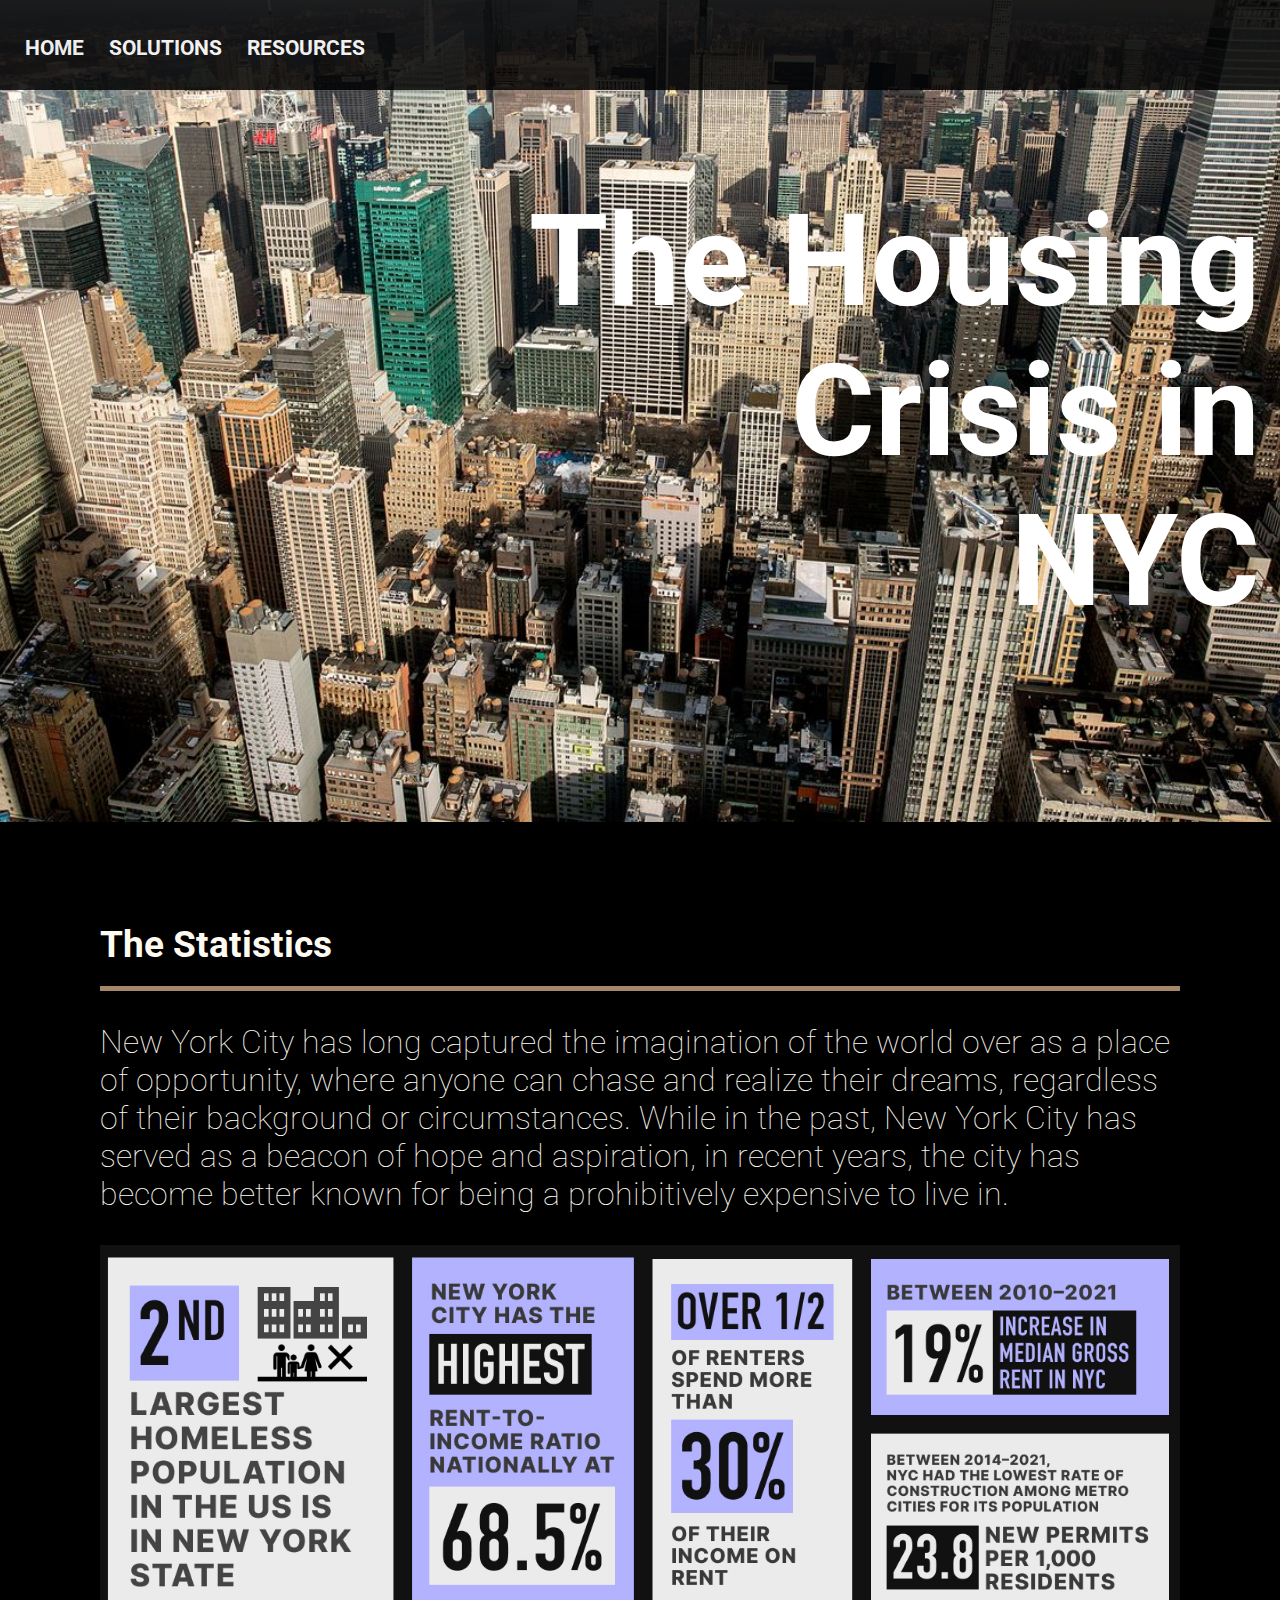
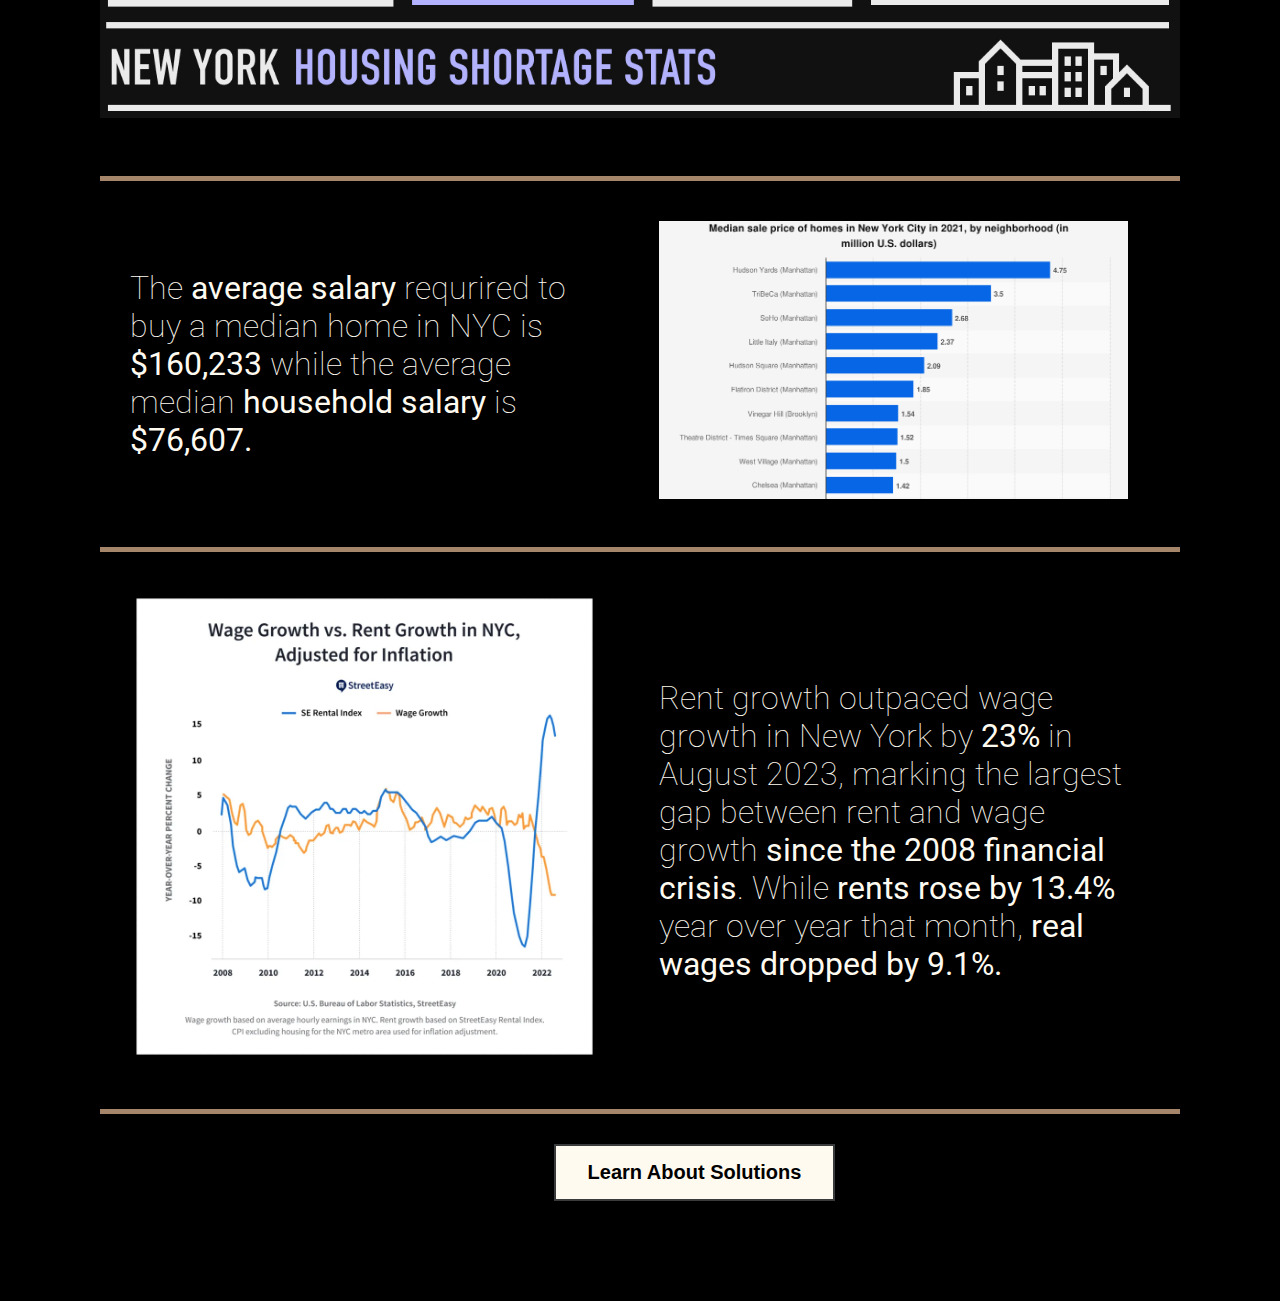
<file: index.html>
<!DOCTYPE html>
<html>
<head>
  <link rel="stylesheet" href="style.css">
  <meta charset="utf-8">
  <meta name="viewport" content="width=device-width, initial-scale=1">
  <title></title>
</head>
<body>
  <div class="menu">
    <div class="menulinks">
      <a class="linkgap" href="index.html">HOME</a>
      <a class="linkgap" href="solutions.html">SOLUTIONS</a>
      <a class="linkgap" href="learn.html">RESOURCES</a>
    </div>
  </div>

  <div class="header">
    <h1>The Housing Crisis in NYC</h1>
  </div>

  <div class="mainbody">

    <div class="content">

      <h3 class="subtitle">The Statistics</h3>

      <p>New York City has long captured the imagination of the world over as a place of opportunity, where anyone can chase and realize their dreams, regardless of their background or circumstances. While in the past, New York City has served as a beacon of hope and aspiration, in recent years, the city has become better known for being a prohibitively expensive to live in.</p>

      <div class="statsimage">
        <img src="stats.jpg" class="fullimage">
      </div>

      <div class="container">
        <div class="column">
          <p> 
            The <b>average salary</b> requrired to buy a median home in NYC is <b>$160,233</b> while the average median <b>household salary</b> is <b>$76,607.</b>
          </p>
        </div>
        <div class="column">
          <img src="homeprices.png" class="columnimage">
        </div>
      </div>

      <div class="container">
        <div class="column">
            <img src="rent.webp" class="columnimage">
        </div>
        <div class="column">
          <p>
            Rent growth outpaced wage growth in New York by <b>23%</b> in August 2023, marking the largest gap between rent and wage growth <b>since the 2008 financial crisis</b>. While <b>rents rose by 13.4%</b> year over year that month, <b>real wages dropped by 9.1%.</b>
          </p>
        </div>
      </div>
    </div>
      <div>
        <a href="solutions.html">
          <button class="button">Learn About Solutions</button>
        </a>
    </div>
  </div>
</body>
</html>
</file>
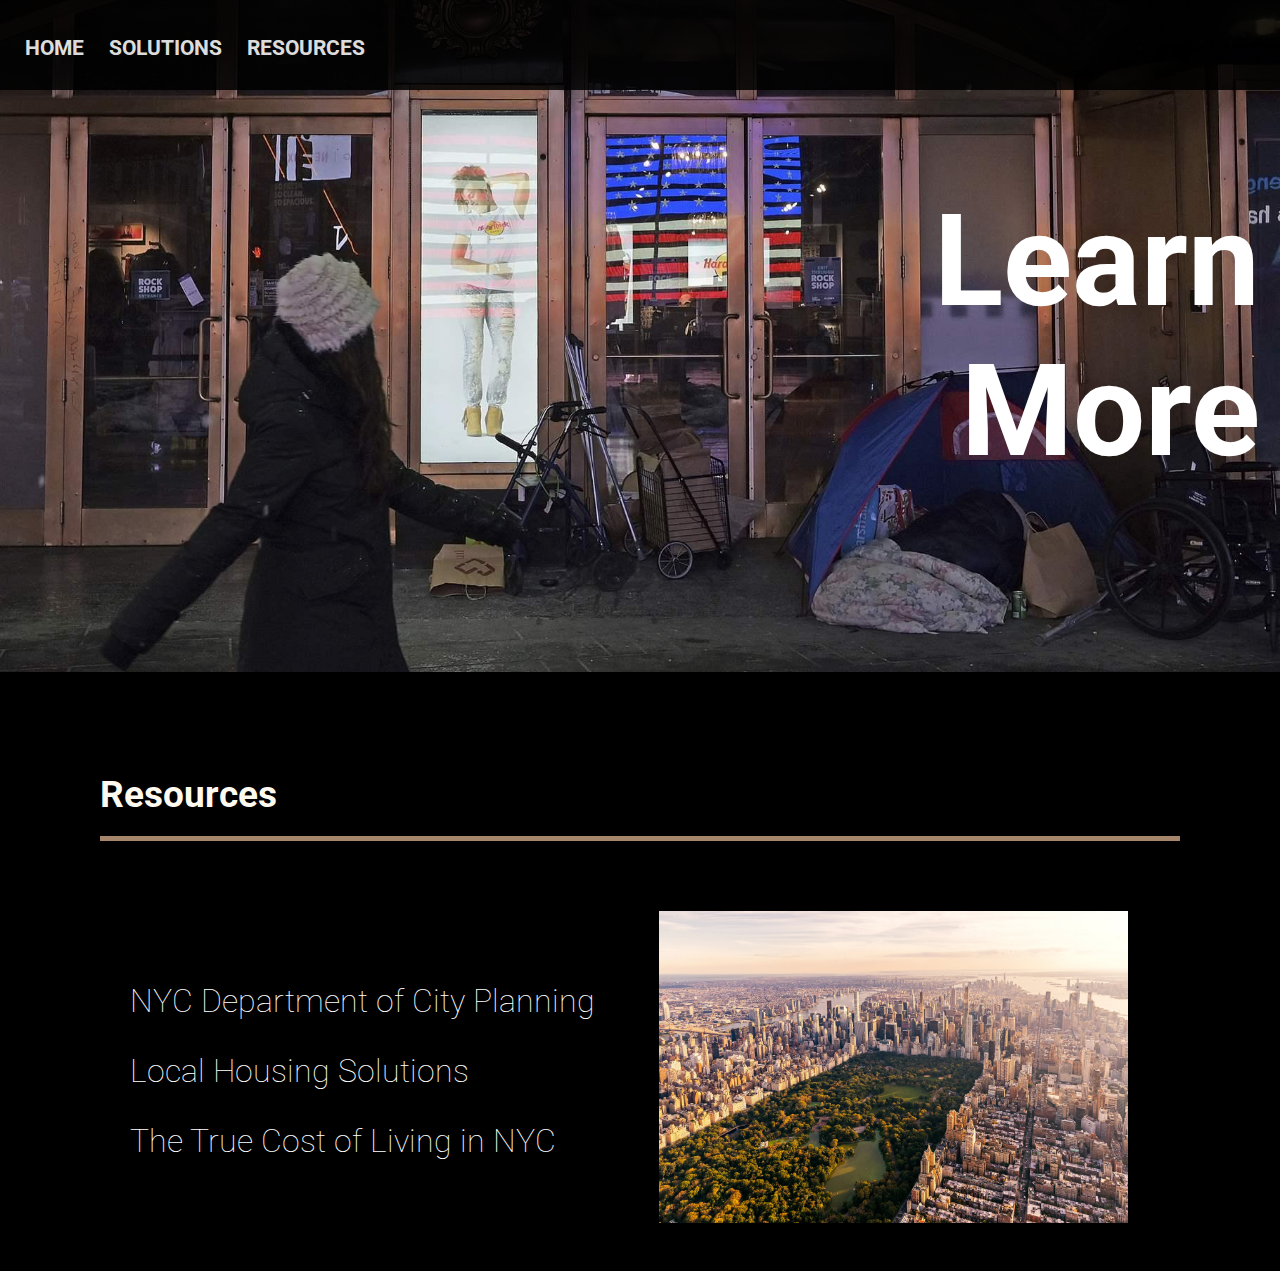
<file: learn.html>
<!DOCTYPE html>
<html>
<head>
	<link rel="stylesheet" href="style.css">
	<meta charset="utf-8">
	<meta name="viewport" content="width=device-width, initial-scale=1">
	<title></title>
</head>
<body>
	<div class="menu">
    	<div class="menulinks">
      		<a class="linkgap" href="index.html">HOME</a>
      		<a class="linkgap" href="solutions.html">SOLUTIONS</a>
      		<a class="linkgap" href="learn.html">RESOURCES</a>
   		</div>
	</div>

    <div class="header3">
    	<div class="textlocation">
    		<h1>Learn More</h1>
    	</div>
  	</div>

  	<div class="mainbody">
  		<div class="content">
  			<h3 class="subtitle">Resources</h3>
  			<div class="container2">
	  			<div class="column">
		  			<p>
		  				<a href="https://www.nyc.gov/site/planning/about/dcp-priorities/housing.page" class="learnlink">NYC Department of City Planning</a>
		  			</p>
		  			<p>
		  				<a href="https://localhousingsolutions.org/housing-strategy-profiles/new-york-city/">Local Housing Solutions</a>
		  			</p>
		  			<p>
		  				<a href="https://www.fcny.org/nyc-true-cost/">The True Cost of Living in NYC</a>
		  			</p>	
	  			</div>
	  			<div class="column">
	  				<img src="solutions.webp" class="columnimage">
	  			</div>
  			</div>
  		</div>
  	</div>
</body>
</html>
</file>
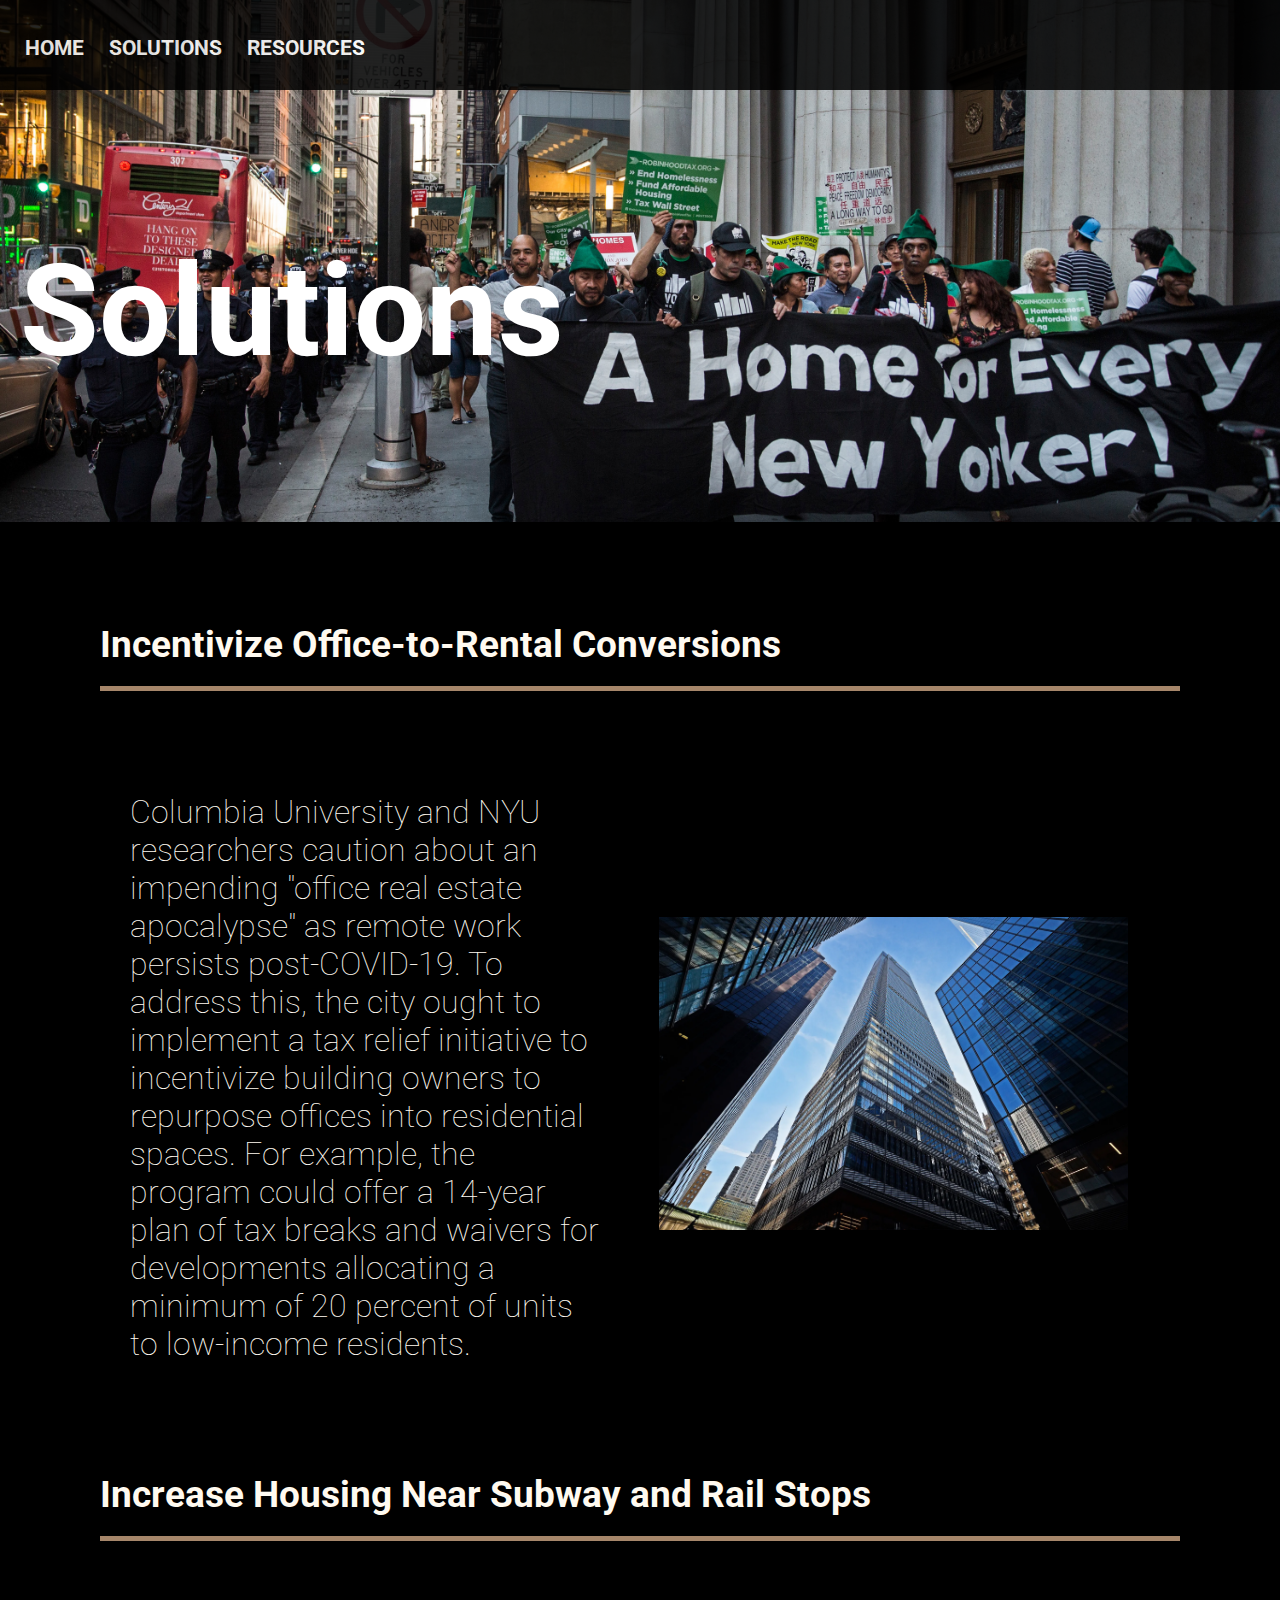
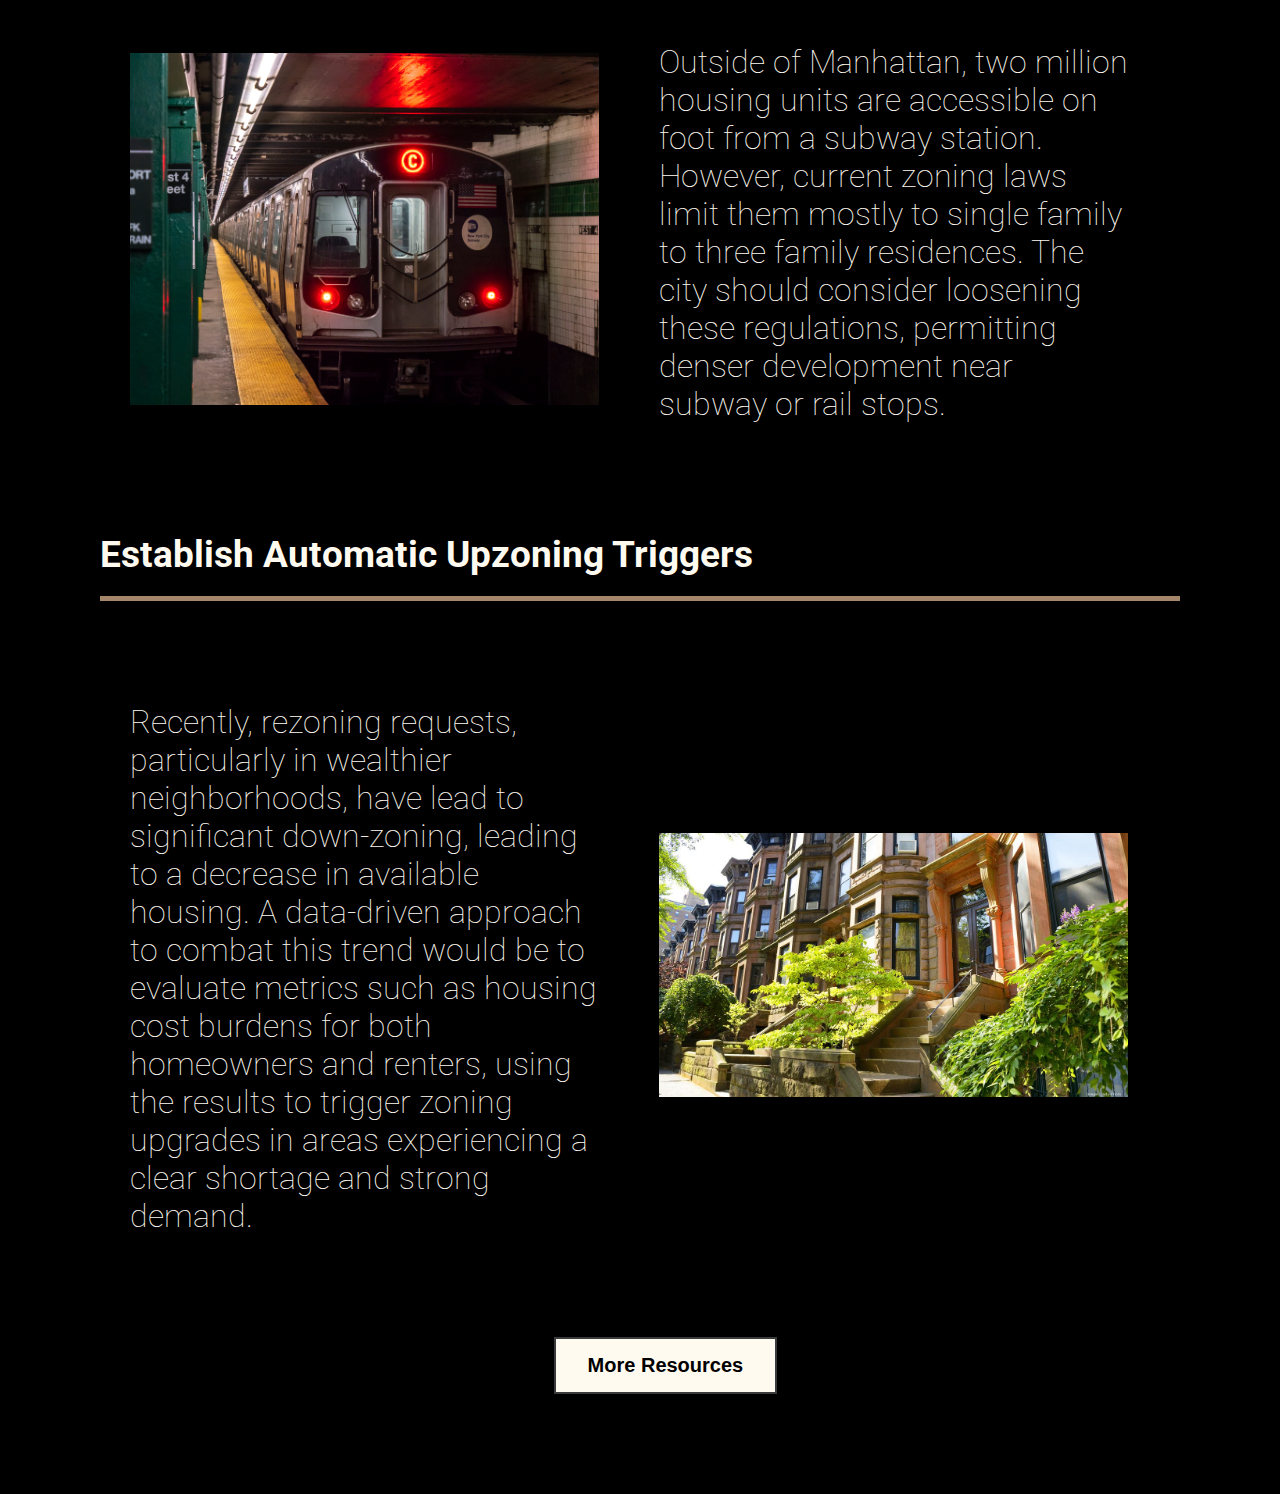
<file: solutions.html>
<!DOCTYPE html>
<html>
<head>
	<link rel="stylesheet" href="style.css">
	<meta charset="utf-8">
	<meta name="viewport" content="width=device-width, initial-scale=1">
	<title></title>
</head>
<body>
	<div class="menu">
    	<div class="menulinks">
      		<a class="linkgap" href="index.html">HOME</a>
      		<a class="linkgap" href="solutions.html">SOLUTIONS</a>
      		<a class="linkgap" href="learn.html">RESOURCES</a>
   		</div>
	</div>

    <div class="header2">
    	<div class="textlocation">
    		<h1>Solutions</h1>
    	</div>
  	</div>

  	<div class="mainbody">
  		<div class="content">
  			<h3 class="subtitle">Incentivize Office-to-Rental Conversions</h3>
  			<div class="container2">
  				<div class="column">
  					<p>
  						Columbia University and NYU researchers caution about an impending "office real estate apocalypse" as remote work persists post-COVID-19. To address this, the city ought to implement a tax relief initiative to incentivize building owners to repurpose offices into residential spaces. For example, the program could offer a 14-year plan of tax breaks and waivers for developments allocating a minimum of 20 percent of units to low-income residents.
  					</p>
  				</div>
  				<div class="column">
  					<img src="office.webp" class="columnimage">
  				</div>
  			</div>
  			<h3 class="subtitle">Increase Housing Near Subway and Rail Stops</h3>
  			<div class="container2">
  				<div class="column">
  					<img src="subway.jpeg" class="columnimage">
  				</div>
  				<div class="column">
  					<p>
  						Outside of Manhattan, two million housing units are accessible on foot from a subway station. However, current zoning laws limit them mostly to single family to three family residences. The city should consider loosening these regulations, permitting denser development near subway or rail stops.
  					</p>
  				</div>
  			</div>
  			<h3 class="subtitle">Establish Automatic Upzoning Triggers</h3>
  			<div class="container2">
  				<div class="column">
  					<p>
  						Recently, rezoning requests, particularly in wealthier neighborhoods, have lead to significant down-zoning, leading to a decrease in available housing. A data-driven approach to combat this trend would be to evaluate metrics such as housing cost burdens for both homeowners and renters, using the results to trigger zoning upgrades in areas experiencing a clear shortage and strong demand.
  					</p>
  				</div>
  				<div class="column">
  					<img src="wealthy.jpeg" class="columnimage">
  				</div>
  			</div>
  		</div>
  		<div>
  			<a href="learn.html">
      			<button class="button">More Resources</button>
    		</a>
  		</div>
  	</div>
</body>
</html>
</file>
<file: style.css>
@import url('https://fonts.googleapis.com/css2?family=Roboto:wght@300;400;500;700&display=swap');

body {
	background-color: black;
	font-family: "Roboto", sans-serif;
	padding: 0;
	margin: 0;
	color: floralwhite;
}

.button{
	background-color: floralwhite;
	border: 2px solid #3a3b3c;
  	color: black;
  	margin-top: 30px;
  	margin-bottom: 100px;
  	padding: 15px 32px;
  	text-align: center;
  	text-decoration: none;
  	display: inline-block;
  	font-size: 20px;
  	font-weight: bolder;
  	transition-duration: 0.4s;
  	margin-left: 42%;
}

.button:hover{
	background-color: black;
	color: white;
}

.mainbody {
	font-size: 24pt;
	padding-left: 100px;
	padding-right: 100px;
	margin: 0px;
}

.menu {
	background-color: black;
	padding: 15px;
	width: 100%;
	left: 0px;
	top: 0px;
	position: fixed;
	height: 60px;
	font-size: 16pt;
	opacity: .85;
	font-weight: bold;
}

.menulinks {
	margin-top: 20px;
	text-align: left;
	margin-right: 30px;
}

a, a:visited, a:active {
	text-decoration: none;
	color: white;
}

a:hover{
	color: #A6866A;
}

.linkgap {
	margin: 10px;
}

.header {
	background-image: url(header.jpeg);
	padding-top: 100px;
	padding-bottom: 100px;
	margin-bottom: 100px;
	padding-left: 40%;
	padding-right: 20px;
	font-weight: bolder;
	font-size: 48pt;
	background-size: cover;
	background-position: center;
	text-align: right;
	color: white;
}

.header2{
	background-image: url(header2.jpeg);
	padding-top: 150px;
	padding-bottom: 50px;
	margin-bottom: 100px;
	padding-right: 50%;
	padding-left: 20px;
	font-weight: bolder;
	font-size: 48pt;
	background-size: cover;
	background-position: center;
	text-align: left;
	color: white;
}

.header3{
	background-image: url(header3.jpeg);
	padding-top: 100px;
	padding-bottom: 100px;
	margin-bottom: 100px;
	padding-left: 50%;
	padding-right: 20px;
	font-weight: bolder;
	font-size: 48pt;
	background-size: cover;
	background-position: center;
	text-align: right;
	color: white;
}

.content {
	font-weight: lighter;
}

.subtitle {
	padding-bottom: 20px;
	margin-bottom: 30px;
	border-bottom: 5px solid #A6866A;
}

.container {
	box-sizing: border-box;
	padding-top: 10px;
	padding-bottom: 10px;
	width: 100%;
	align-items: center;
	display: flex;
	border-bottom: 5px solid #A6866A;
}

.container2 {
	box-sizing: border-box;
	padding-top: 10px;
	padding-bottom: 10px;
	width: 100%;
	align-items: center;
	display: flex;
}

.column{
	box-sizing: border-box;
	display: inline-block;
	vertical-align: top;
	margin: 0px;
	padding: 30px;
	width: 49%;
}

.statsimage {
	margin-top: 30px;
	margin-bottom: 0px;
	padding: 0px;
	padding-bottom: 50px;
	border-bottom: 5px solid #A6866A;
}

.fullimage {
	object-fit:contain;
	width: 100%;
}

.columnimage {
	object-fit: contain;
	width: 100%;
}
</file>
